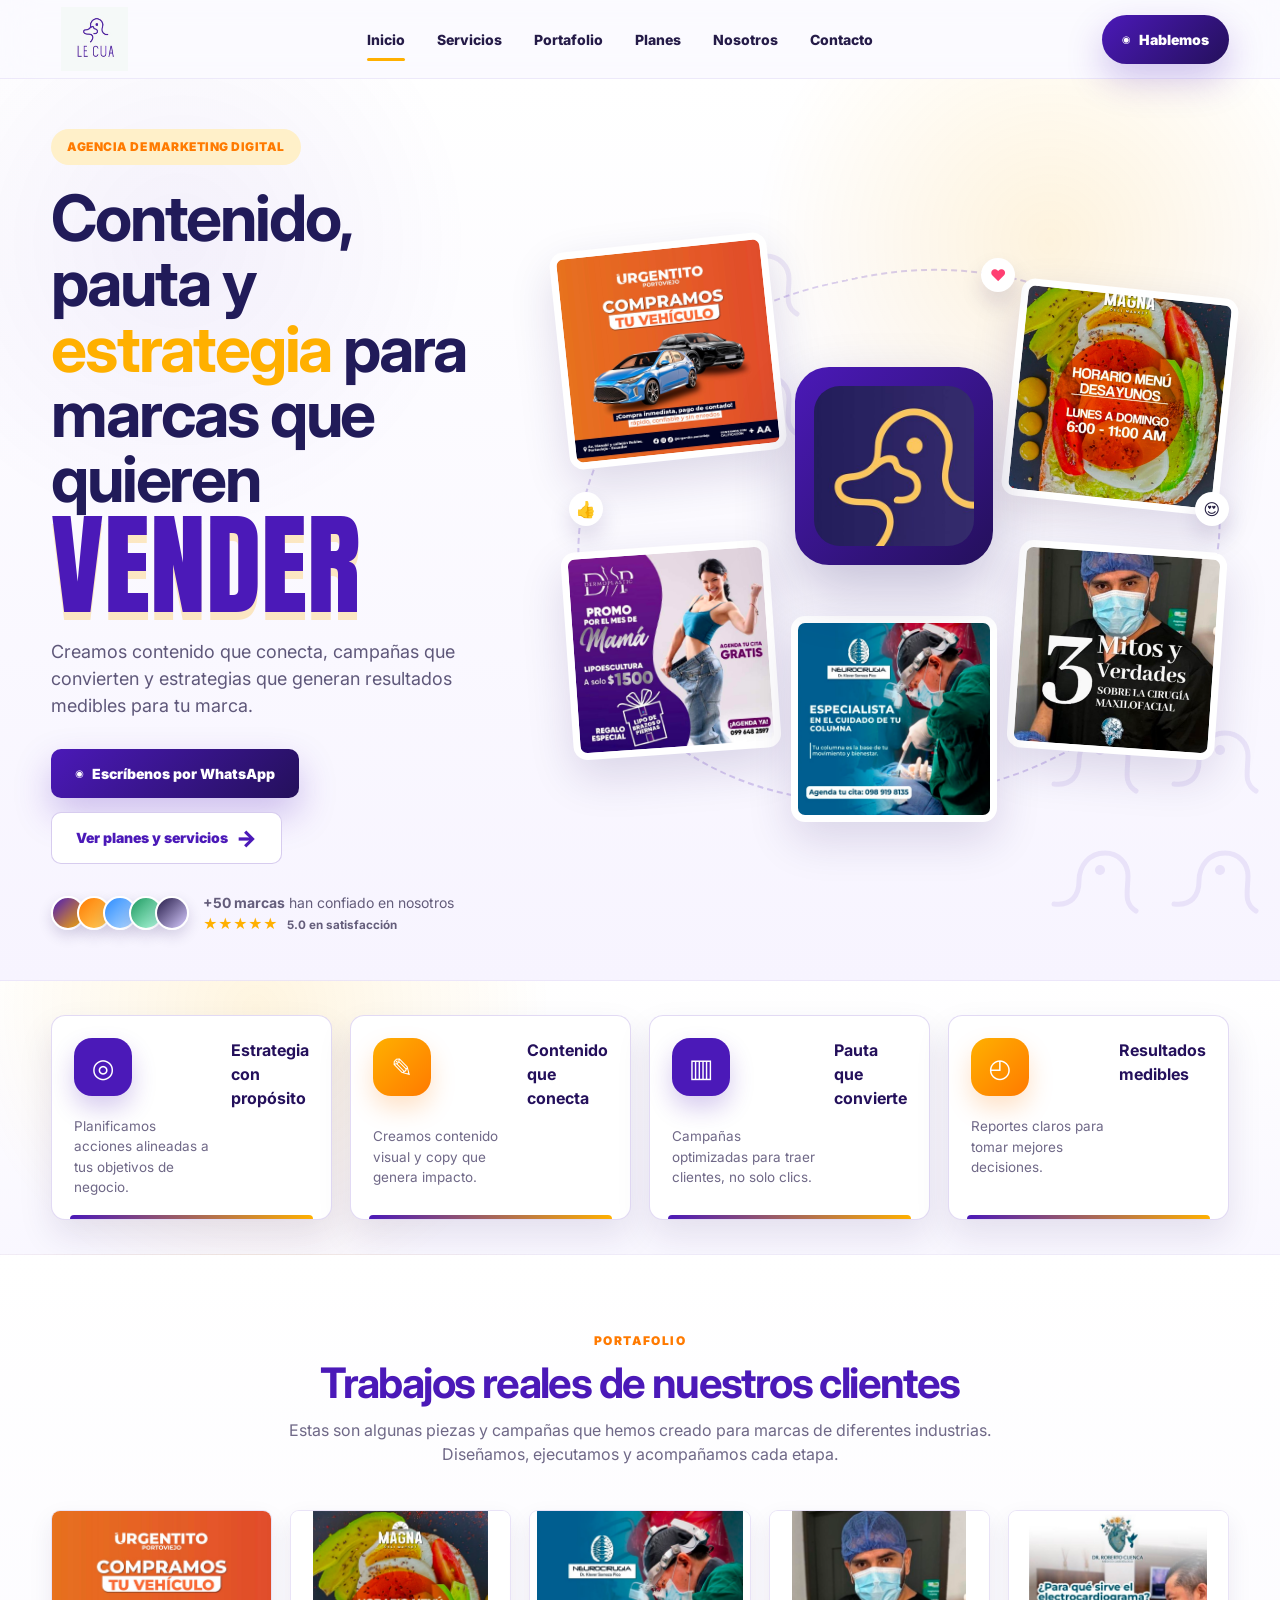
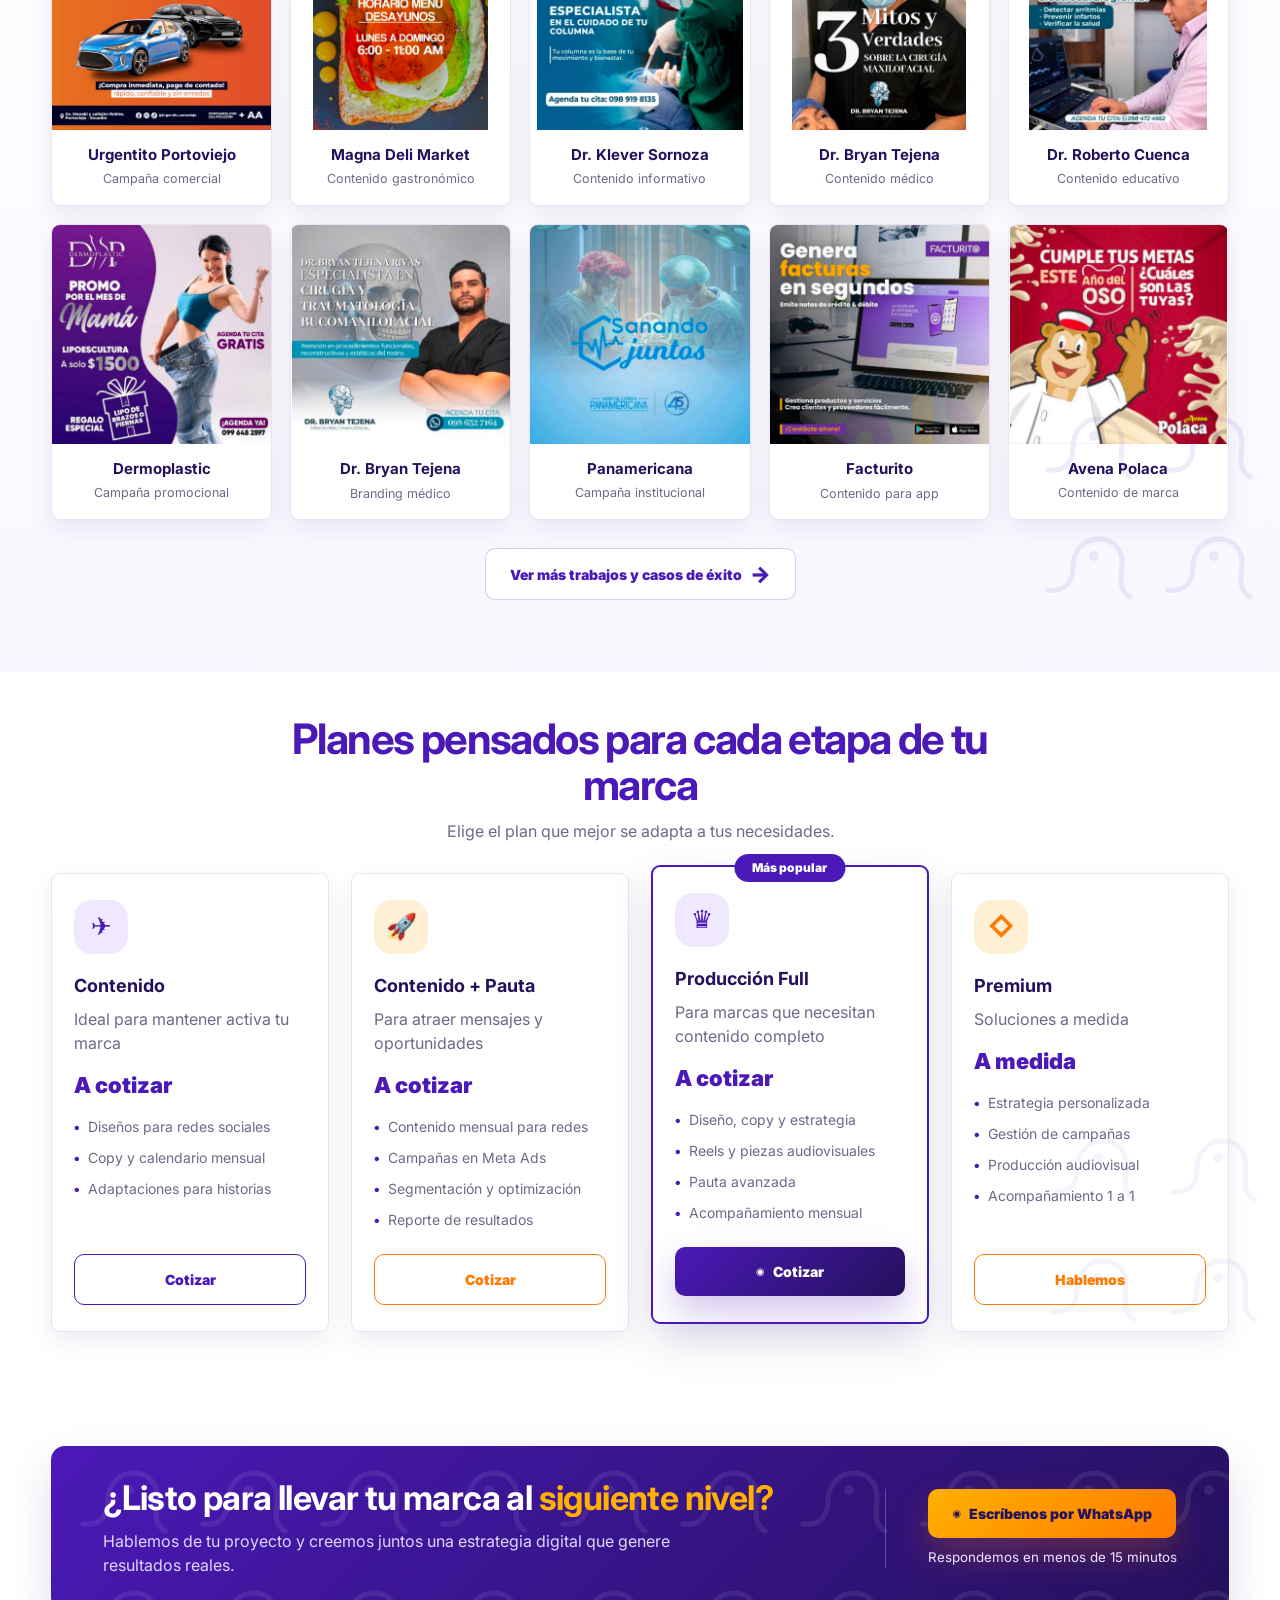
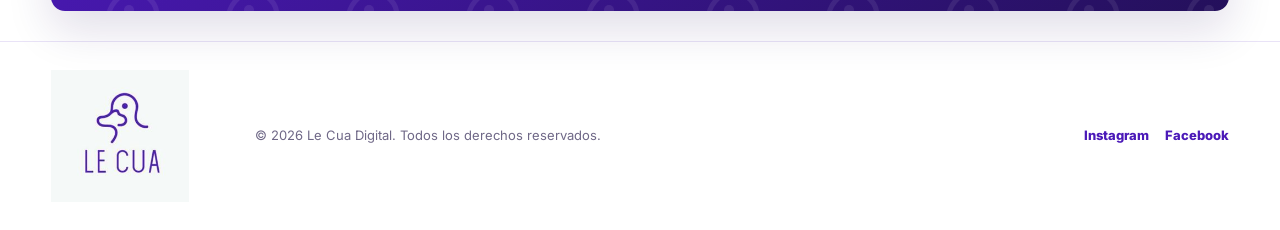
<file: index.html>
<!DOCTYPE html>
<html lang="es">
<head>
  <meta charset="UTF-8" />
  <meta name="viewport" content="width=device-width, initial-scale=1.0" />
  <title>Le Cua Digital | Marketing Digital para marcas que quieren vender</title>
  <meta name="description" content="Contenido, pauta y estrategia para marcas que quieren vender. Social media, Meta Ads, Google Ads, reels y landing pages." />
  <link rel="icon" type="image/png" sizes="64x64" href="assets/favicon.png" />
  <link rel="shortcut icon" href="assets/favicon.png" />
  <link rel="apple-touch-icon" href="assets/logo-icon.jpg" />
  <link rel="preconnect" href="https://fonts.googleapis.com">
  <link rel="preconnect" href="https://fonts.gstatic.com" crossorigin>
  <link href="https://fonts.googleapis.com/css2?family=Anton&family=Inter:wght@400;500;600;700;800;900&display=swap" rel="stylesheet">
  <link rel="stylesheet" href="styles.css" />
</head>
<body>
  <header class="site-header">
    <div class="container nav">
      <a class="brand" href="#inicio" aria-label="Le Cua Digital">
        <img src="assets/logo-le-cua.jpg" alt="Le Cua Digital" />
      </a>

      <nav class="nav-links" aria-label="Navegación principal">
        <a class="active" href="#inicio">Inicio</a>
        <a href="#servicios">Servicios</a>
        <a href="#portfolio">Portafolio</a>
        <a href="#planes">Planes</a>
        <a href="#planes">Nosotros</a>
        <a href="#contacto">Contacto</a>
      </nav>

      <a class="btn btn-header" href="https://wa.me/593967746726?text=Hola%20Le%20Cua%20Digital%2C%20quiero%20hablar%20sobre%20mi%20marca" target="_blank" rel="noreferrer">
        Hablemos
      </a>
    </div>
  </header>

  <main id="inicio">
    <section class="hero section-bg">
      <div class="container hero-grid">
        <div class="hero-copy">
          <span class="eyebrow">Agencia de marketing digital</span>
          <h1>Contenido, pauta y <span>estrategia</span> para marcas que quieren <span class="hero-punch">vender</span></h1>
          <p>
            Creamos contenido que conecta, campañas que convierten y estrategias que generan resultados medibles para tu marca.
          </p>

          <div class="hero-actions">
            <a class="btn btn-primary" href="https://wa.me/593967746726?text=Hola%20Le%20Cua%20Digital%2C%20quiero%20impulsar%20mi%20marca" target="_blank" rel="noreferrer">Escríbenos por WhatsApp</a>
            <a class="btn btn-secondary" href="#planes">Ver planes y servicios</a>
          </div>

          <div class="trust-row">
            <div class="avatars" aria-hidden="true">
              <span></span><span></span><span></span><span></span><span></span>
            </div>
            <div>
              <strong>+50 marcas</strong> han confiado en nosotros
              <div class="stars">★★★★★ <small>5.0 en satisfacción</small></div>
            </div>
          </div>
        </div>

        <div class="hero-visual" aria-label="Muestra visual de trabajos de Le Cua Digital">
          <div class="hero-logo-card">
            <img src="assets/logo-icon.jpg" alt="Isotipo Le Cua" />
          </div>

          <article class="floating-work work-1 print-left">
            <img src="assets/optimized/urgentito-compramos.jpg" alt="Arte de campaña para Urgentito Portoviejo" fetchpriority="high" decoding="async" />
          </article>
          <article class="floating-work work-2 print-left">
            <img src="assets/optimized/magna-desayunos.jpg" alt="Arte de campaña para Magna Deli Market" fetchpriority="high" decoding="async" />
          </article>
          <article class="floating-work work-3 print-left">
            <img src="assets/optimized/dermoplastic-mama.jpg" alt="Arte promocional para Dermoplastic" fetchpriority="high" decoding="async" />
          </article>
          <article class="floating-work work-4 print-left">
            <img src="assets/optimized/bryan-mitos.jpg" alt="Arte médico para Dr. Bryan Tejena" fetchpriority="high" decoding="async" />
          </article>
          <article class="floating-work work-5 print-right">
            <img src="assets/optimized/klever-columna.jpg" alt="Arte informativo para Dr. Klever Sornoza" fetchpriority="high" decoding="async" />
          </article>
          <span class="reaction heart">❤</span>
          <span class="reaction like">👍</span>
          <span class="reaction emoji">😍</span>
        </div>
      </div>
    </section>

    <section class="value-strip" id="servicios">
      <div class="container value-grid">
        <article class="value-card">
          <div class="value-icon">◎</div>
          <h3>Estrategia con propósito</h3>
          <p>Planificamos acciones alineadas a tus objetivos de negocio.</p>
        </article>
        <article class="value-card">
          <div class="value-icon orange">✎</div>
          <h3>Contenido que conecta</h3>
          <p>Creamos contenido visual y copy que genera impacto.</p>
        </article>
        <article class="value-card">
          <div class="value-icon">▥</div>
          <h3>Pauta que convierte</h3>
          <p>Campañas optimizadas para traer clientes, no solo clics.</p>
        </article>
        <article class="value-card">
          <div class="value-icon orange">◴</div>
          <h3>Resultados medibles</h3>
          <p>Reportes claros para tomar mejores decisiones.</p>
        </article>
      </div>
    </section>

    <section class="section portfolio" id="portfolio">
      <div class="container">
        <div class="section-title center">
          <span class="kicker">Portafolio</span>
          <h2>Trabajos reales de nuestros clientes</h2>
          <p>Estas son algunas piezas y campañas que hemos creado para marcas de diferentes industrias. Diseñamos, ejecutamos y acompañamos cada etapa.</p>
        </div>

        <div class="portfolio-grid">
          <article class="portfolio-card">
            <img src="assets/optimized/urgentito-compramos.jpg" alt="Urgentito Portoviejo - Compra de vehículos" loading="lazy" decoding="async" />
            <div><h3>Urgentito Portoviejo</h3><p>Campaña comercial</p></div>
          </article>
          <article class="portfolio-card">
            <img src="assets/optimized/magna-desayunos.jpg" alt="Magna Deli Market - Horario de desayunos" loading="lazy" decoding="async" />
            <div><h3>Magna Deli Market</h3><p>Contenido gastronómico</p></div>
          </article>
          <article class="portfolio-card">
            <img src="assets/optimized/klever-columna.jpg" alt="Dr. Klever Sornoza - Cuidado de columna" loading="lazy" decoding="async" />
            <div><h3>Dr. Klever Sornoza</h3><p>Contenido informativo</p></div>
          </article>
          <article class="portfolio-card">
            <img src="assets/optimized/bryan-mitos.jpg" alt="Dr. Bryan Tejena - Mitos y verdades" loading="lazy" decoding="async" />
            <div><h3>Dr. Bryan Tejena</h3><p>Contenido médico</p></div>
          </article>
          <article class="portfolio-card">
            <img src="assets/optimized/roberto-electrocardiograma.jpg" alt="Dr. Roberto Cuenca - Electrocardiograma" loading="lazy" decoding="async" />
            <div><h3>Dr. Roberto Cuenca</h3><p>Contenido educativo</p></div>
          </article>
          <article class="portfolio-card">
            <img src="assets/optimized/dermoplastic-mama.jpg" alt="Dermoplastic - Promoción mes de mamá" loading="lazy" decoding="async" />
            <div><h3>Dermoplastic</h3><p>Campaña promocional</p></div>
          </article>
          <article class="portfolio-card">
            <img src="assets/optimized/bryan-especialista.jpg" alt="Dr. Bryan Tejena - Especialista bucomaxilofacial" loading="lazy" decoding="async" />
            <div><h3>Dr. Bryan Tejena</h3><p>Branding médico</p></div>
          </article>
          <article class="portfolio-card">
            <img src="assets/optimized/panamericana-sanando.jpg" alt="Hospital Clínica Panamericana - Sanando juntos" loading="lazy" decoding="async" />
            <div><h3>Panamericana</h3><p>Campaña institucional</p></div>
          </article>
          <article class="portfolio-card">
            <img src="assets/optimized/facturito.jpg" alt="Facturito - Genera facturas en segundos" loading="lazy" decoding="async" />
            <div><h3>Facturito</h3><p>Contenido para app</p></div>
          </article>
          <article class="portfolio-card">
            <img src="assets/optimized/avena-polaca.jpg" alt="Avena Polaca - Año del oso" loading="lazy" decoding="async" />
            <div><h3>Avena Polaca</h3><p>Contenido de marca</p></div>
          </article>
        </div>

        <div class="center portfolio-cta">
          <a class="btn btn-secondary with-arrow" href="https://wa.me/593967746726?text=Hola%20Le%20Cua%20Digital%2C%20quiero%20ver%20m%C3%A1s%20trabajos" target="_blank" rel="noreferrer">Ver más trabajos y casos de éxito</a>
        </div>
      </div>
    </section>

    <section class="section plans" id="planes">
      <div class="container">
        <div class="section-title center tight-title">
          <h2>Planes pensados para cada etapa de tu marca</h2>
          <p>Elige el plan que mejor se adapta a tus necesidades.</p>
        </div>

        <div class="plans-grid">
          <article class="plan-card">
            <div class="plan-icon">✈</div>
            <h3>Contenido</h3>
            <p>Ideal para mantener activa tu marca</p>
            <div class="price custom-price">A cotizar</div>
            <ul>
              <li>Diseños para redes sociales</li>
              <li>Copy y calendario mensual</li>
              <li>Adaptaciones para historias</li>
            </ul>
            <a class="btn btn-plan" href="https://wa.me/593967746726?text=Hola%20Le%20Cua%20Digital%2C%20quiero%20cotizar%20un%20plan%20de%20contenido" target="_blank" rel="noreferrer">Cotizar</a>
          </article>

          <article class="plan-card">
            <div class="plan-icon orange">🚀</div>
            <h3>Contenido + Pauta</h3>
            <p>Para atraer mensajes y oportunidades</p>
            <div class="price custom-price">A cotizar</div>
            <ul>
              <li>Contenido mensual para redes</li>
              <li>Campañas en Meta Ads</li>
              <li>Segmentación y optimización</li>
              <li>Reporte de resultados</li>
            </ul>
            <a class="btn btn-plan orange" href="https://wa.me/593967746726?text=Hola%20Le%20Cua%20Digital%2C%20quiero%20cotizar%20contenido%20con%20pauta" target="_blank" rel="noreferrer">Cotizar</a>
          </article>

          <article class="plan-card featured">
            <span class="popular">Más popular</span>
            <div class="plan-icon">♛</div>
            <h3>Producción Full</h3>
            <p>Para marcas que necesitan contenido completo</p>
            <div class="price custom-price">A cotizar</div>
            <ul>
              <li>Diseño, copy y estrategia</li>
              <li>Reels y piezas audiovisuales</li>
              <li>Pauta avanzada</li>
              <li>Acompañamiento mensual</li>
            </ul>
            <a class="btn btn-primary" href="https://wa.me/593967746726?text=Hola%20Le%20Cua%20Digital%2C%20quiero%20cotizar%20producci%C3%B3n%20full" target="_blank" rel="noreferrer">Cotizar</a>
          </article>

          <article class="plan-card">
            <div class="plan-icon orange">◇</div>
            <h3>Premium</h3>
            <p>Soluciones a medida</p>
            <div class="price custom-price">A medida</div>
            <ul>
              <li>Estrategia personalizada</li>
              <li>Gestión de campañas</li>
              <li>Producción audiovisual</li>
              <li>Acompañamiento 1 a 1</li>
            </ul>
            <a class="btn btn-plan orange" href="https://wa.me/593967746726?text=Hola%20Le%20Cua%20Digital%2C%20quiero%20una%20soluci%C3%B3n%20Premium%20a%20medida" target="_blank" rel="noreferrer">Hablemos</a>
          </article>
        </div>
      </div>
    </section>

    <section class="final-cta" id="contacto">
      <div class="container cta-card">
        <div>
          <h2>¿Listo para llevar tu marca al <span>siguiente nivel?</span></h2>
          <p>Hablemos de tu proyecto y creemos juntos una estrategia digital que genere resultados reales.</p>
        </div>
        <div class="cta-action">
          <a class="btn btn-gold" href="https://wa.me/593967746726?text=Hola%20Le%20Cua%20Digital%2C%20quiero%20cotizar%20una%20estrategia%20digital" target="_blank" rel="noreferrer">Escríbenos por WhatsApp</a>
          <small>Respondemos en menos de 15 minutos</small>
        </div>
      </div>
    </section>
  </main>

  <footer class="site-footer">
    <div class="container footer-grid">
      <img src="assets/logo-le-cua.jpg" alt="Le Cua Digital" />
      <p>© 2026 Le Cua Digital. Todos los derechos reservados.</p>
      <div class="socials" aria-label="Redes sociales">
        <a href="https://www.instagram.com/lecuadigitalec/" target="_blank" rel="noreferrer">Instagram</a>
        <a href="https://www.facebook.com/search/top?q=le%20cua%20digital" target="_blank" rel="noreferrer">Facebook</a>
      </div>
    </div>
  </footer>
</body>
</html>
</file>
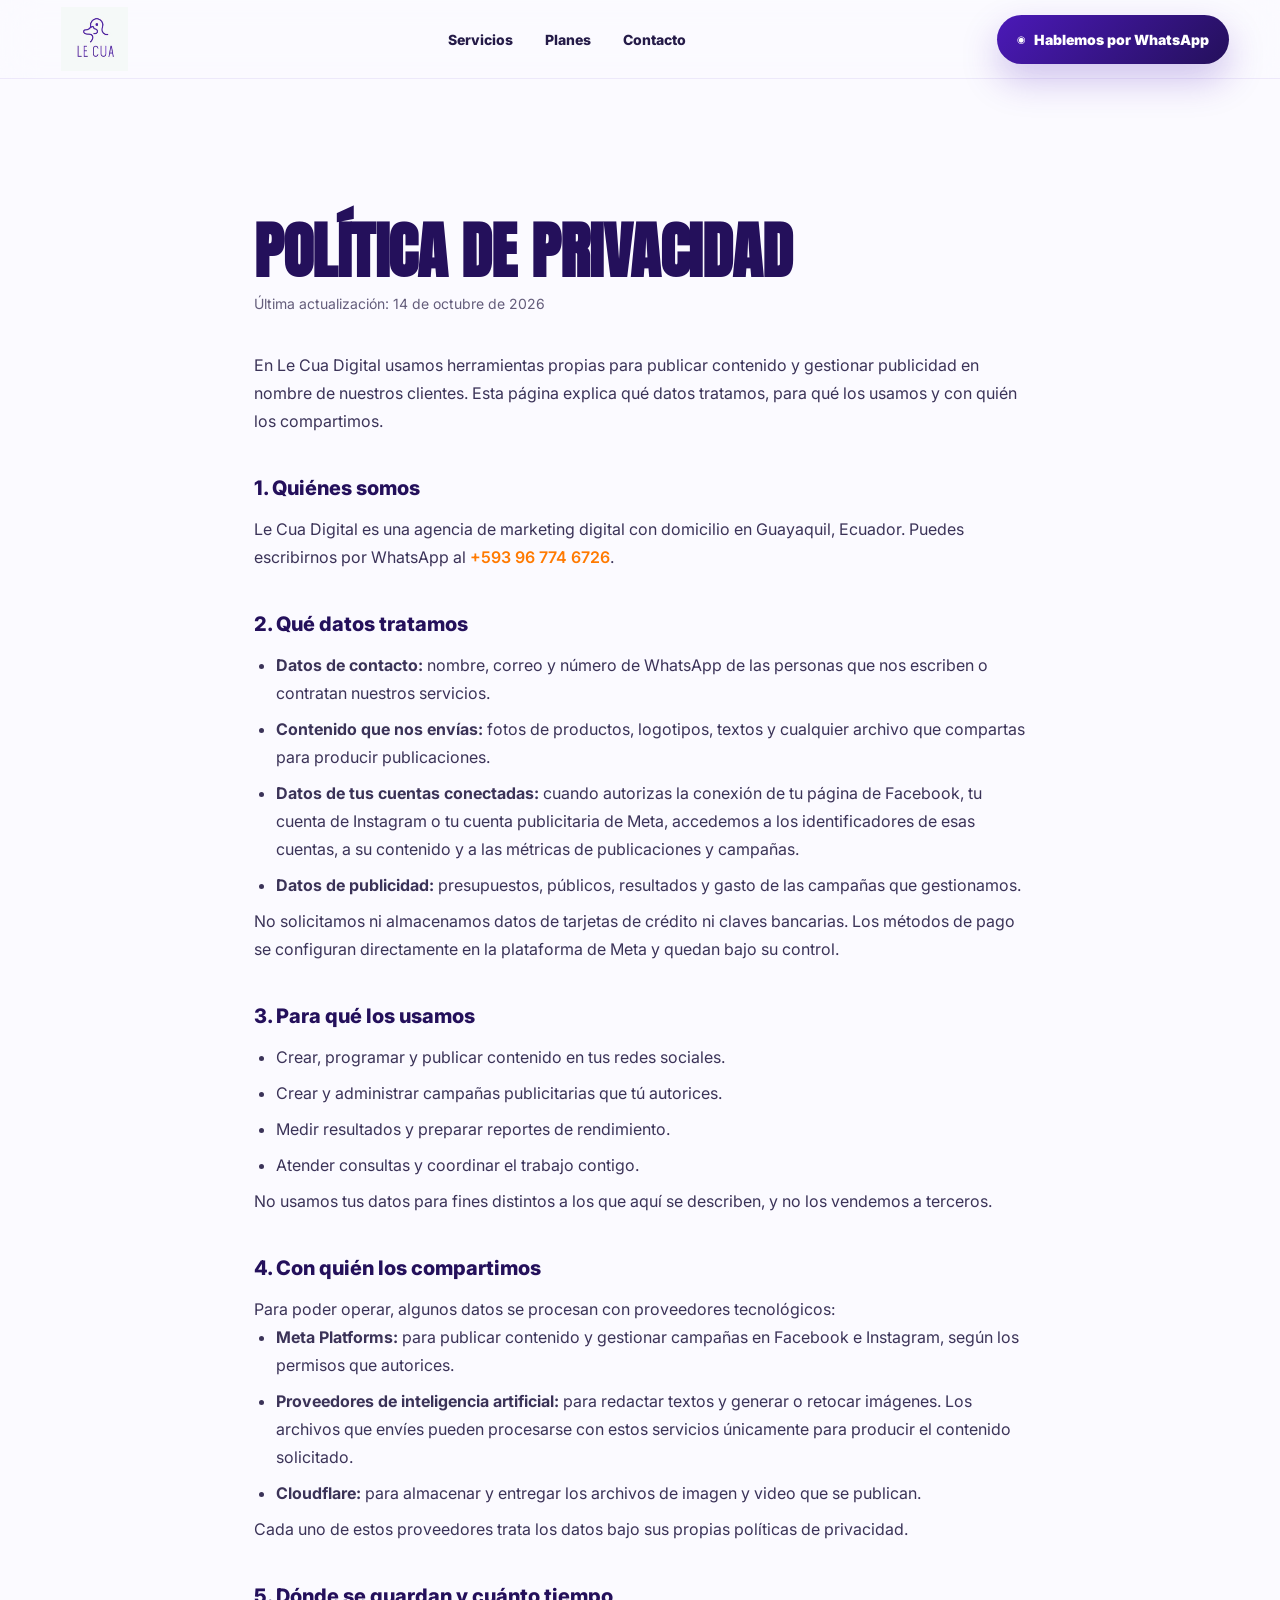
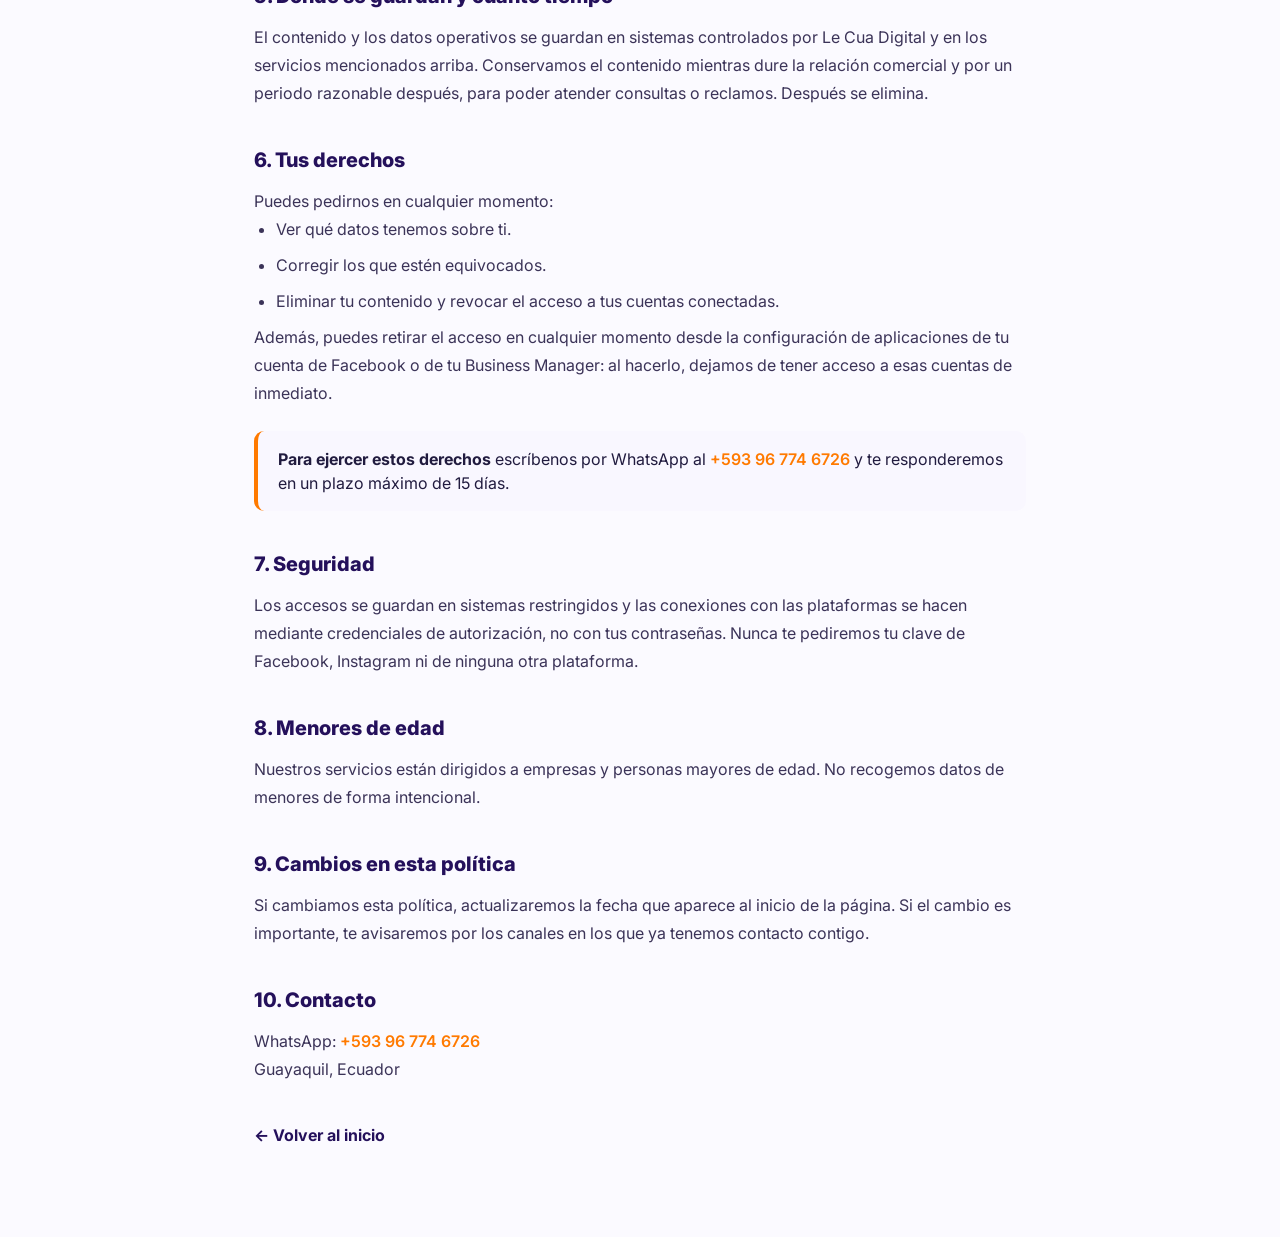
<file: privacidad.html>
<!DOCTYPE html>
<html lang="es">
<head>
  <meta charset="UTF-8" />
  <meta name="viewport" content="width=device-width, initial-scale=1.0" />
  <title>Política de privacidad | Le Cua Digital</title>
  <meta name="description" content="Cómo trata Le Cua Digital los datos de sus clientes y de las cuentas conectadas a sus herramientas de publicación y publicidad." />
  <link rel="icon" type="image/png" sizes="64x64" href="assets/favicon.png" />
  <link rel="shortcut icon" href="assets/favicon.png" />
  <link rel="preconnect" href="https://fonts.googleapis.com">
  <link rel="preconnect" href="https://fonts.gstatic.com" crossorigin>
  <link href="https://fonts.googleapis.com/css2?family=Anton&family=Inter:wght@400;500;600;700;800;900&display=swap" rel="stylesheet">
  <link rel="stylesheet" href="styles.css" />
  <style>
    .legal {
      max-width: 820px;
      margin: 0 auto;
      padding: 140px 24px 90px;
    }
    .legal h1 {
      font-family: "Anton", sans-serif;
      font-size: clamp(38px, 6vw, 62px);
      line-height: 1.02;
      letter-spacing: -0.5px;
      margin: 0 0 10px;
      color: #24105b;
      text-transform: uppercase;
    }
    .legal .fecha {
      color: #645d7b;
      font-size: 14px;
      margin-bottom: 34px;
    }
    .legal h2 {
      font-size: 20px;
      font-weight: 800;
      color: #24105b;
      margin: 38px 0 12px;
    }
    .legal p, .legal li {
      color: #3b3358;
      font-size: 16px;
      line-height: 1.75;
    }
    .legal ul { padding-left: 22px; }
    .legal li { margin-bottom: 8px; }
    .legal a { color: #ff7a00; font-weight: 600; }
    .legal .aviso {
      background: #f9f7ff;
      border-left: 4px solid #ff7a00;
      border-radius: 10px;
      padding: 16px 20px;
      margin: 24px 0;
    }
    .legal .volver {
      display: inline-block;
      margin-top: 40px;
      font-weight: 700;
      color: #24105b;
    }
  </style>
</head>
<body>
  <header class="site-header">
    <div class="container nav">
      <a class="brand" href="index.html" aria-label="Le Cua Digital">
        <img src="assets/logo-le-cua.jpg" alt="Le Cua Digital" />
      </a>
      <nav class="nav-links" aria-label="Navegación principal">
        <a href="index.html#servicios">Servicios</a>
        <a href="index.html#planes">Planes</a>
        <a href="index.html#contacto">Contacto</a>
      </nav>
      <a class="btn btn-header" href="https://wa.me/593967746726?text=Hola%20Le%20Cua%20Digital%2C%20quiero%20hablar%20sobre%20mi%20marca" target="_blank" rel="noreferrer">Hablemos por WhatsApp</a>
    </div>
  </header>

  <main class="legal">
    <h1>Política de privacidad</h1>
    <p class="fecha">Última actualización: 14 de octubre de 2026</p>

    <p>
      En Le Cua Digital usamos herramientas propias para publicar contenido y gestionar
      publicidad en nombre de nuestros clientes. Esta página explica qué datos tratamos,
      para qué los usamos y con quién los compartimos.
    </p>

    <h2>1. Quiénes somos</h2>
    <p>
      Le Cua Digital es una agencia de marketing digital con domicilio en Guayaquil, Ecuador.
      Puedes escribirnos por WhatsApp al
      <a href="https://wa.me/593967746726" target="_blank" rel="noreferrer">+593 96 774 6726</a>.
    </p>

    <h2>2. Qué datos tratamos</h2>
    <ul>
      <li><strong>Datos de contacto:</strong> nombre, correo y número de WhatsApp de las personas que nos escriben o contratan nuestros servicios.</li>
      <li><strong>Contenido que nos envías:</strong> fotos de productos, logotipos, textos y cualquier archivo que compartas para producir publicaciones.</li>
      <li><strong>Datos de tus cuentas conectadas:</strong> cuando autorizas la conexión de tu página de Facebook, tu cuenta de Instagram o tu cuenta publicitaria de Meta, accedemos a los identificadores de esas cuentas, a su contenido y a las métricas de publicaciones y campañas.</li>
      <li><strong>Datos de publicidad:</strong> presupuestos, públicos, resultados y gasto de las campañas que gestionamos.</li>
    </ul>
    <p>No solicitamos ni almacenamos datos de tarjetas de crédito ni claves bancarias. Los métodos de pago se configuran directamente en la plataforma de Meta y quedan bajo su control.</p>

    <h2>3. Para qué los usamos</h2>
    <ul>
      <li>Crear, programar y publicar contenido en tus redes sociales.</li>
      <li>Crear y administrar campañas publicitarias que tú autorices.</li>
      <li>Medir resultados y preparar reportes de rendimiento.</li>
      <li>Atender consultas y coordinar el trabajo contigo.</li>
    </ul>
    <p>No usamos tus datos para fines distintos a los que aquí se describen, y no los vendemos a terceros.</p>

    <h2>4. Con quién los compartimos</h2>
    <p>Para poder operar, algunos datos se procesan con proveedores tecnológicos:</p>
    <ul>
      <li><strong>Meta Platforms:</strong> para publicar contenido y gestionar campañas en Facebook e Instagram, según los permisos que autorices.</li>
      <li><strong>Proveedores de inteligencia artificial:</strong> para redactar textos y generar o retocar imágenes. Los archivos que envíes pueden procesarse con estos servicios únicamente para producir el contenido solicitado.</li>
      <li><strong>Cloudflare:</strong> para almacenar y entregar los archivos de imagen y video que se publican.</li>
    </ul>
    <p>Cada uno de estos proveedores trata los datos bajo sus propias políticas de privacidad.</p>

    <h2>5. Dónde se guardan y cuánto tiempo</h2>
    <p>
      El contenido y los datos operativos se guardan en sistemas controlados por Le Cua Digital
      y en los servicios mencionados arriba. Conservamos el contenido mientras dure la relación
      comercial y por un periodo razonable después, para poder atender consultas o reclamos.
      Después se elimina.
    </p>

    <h2>6. Tus derechos</h2>
    <p>Puedes pedirnos en cualquier momento:</p>
    <ul>
      <li>Ver qué datos tenemos sobre ti.</li>
      <li>Corregir los que estén equivocados.</li>
      <li>Eliminar tu contenido y revocar el acceso a tus cuentas conectadas.</li>
    </ul>
    <p>
      Además, puedes retirar el acceso en cualquier momento desde la configuración de
      aplicaciones de tu cuenta de Facebook o de tu Business Manager: al hacerlo, dejamos
      de tener acceso a esas cuentas de inmediato.
    </p>

    <div class="aviso">
      <strong>Para ejercer estos derechos</strong> escríbenos por WhatsApp al
      <a href="https://wa.me/593967746726" target="_blank" rel="noreferrer">+593 96 774 6726</a>
      y te responderemos en un plazo máximo de 15 días.
    </div>

    <h2>7. Seguridad</h2>
    <p>
      Los accesos se guardan en sistemas restringidos y las conexiones con las plataformas
      se hacen mediante credenciales de autorización, no con tus contraseñas. Nunca te
      pediremos tu clave de Facebook, Instagram ni de ninguna otra plataforma.
    </p>

    <h2>8. Menores de edad</h2>
    <p>Nuestros servicios están dirigidos a empresas y personas mayores de edad. No recogemos datos de menores de forma intencional.</p>

    <h2>9. Cambios en esta política</h2>
    <p>
      Si cambiamos esta política, actualizaremos la fecha que aparece al inicio de la página.
      Si el cambio es importante, te avisaremos por los canales en los que ya tenemos contacto contigo.
    </p>

    <h2>10. Contacto</h2>
    <p>
      WhatsApp: <a href="https://wa.me/593967746726" target="_blank" rel="noreferrer">+593 96 774 6726</a><br />
      Guayaquil, Ecuador
    </p>

    <a class="volver" href="index.html">← Volver al inicio</a>
  </main>
</body>
</html>
</file>
<file: styles.css>
:root {
  --purple: #4b19b8;
  --purple-dark: #24105b;
  --purple-900: #151033;
  --gold: #ffb000;
  --orange: #ff7a00;
  --blue-soft: #f4f1ff;
  --soft: #fbfaff;
  --white: #ffffff;
  --text: #211b3f;
  --muted: #6f6887;
  --line: rgba(75, 25, 184, 0.12);
  --shadow: 0 18px 46px rgba(35, 16, 91, 0.14);
  --shadow-soft: 0 10px 24px rgba(35, 16, 91, 0.08);
  --radius: 18px;
}

* { box-sizing: border-box; margin: 0; padding: 0; }
html { scroll-behavior: smooth; }
body {
  font-family: "Inter", system-ui, -apple-system, BlinkMacSystemFont, "Segoe UI", sans-serif;
  background: var(--soft);
  color: var(--text);
  line-height: 1.5;
  overflow-x: hidden;
}
a { color: inherit; text-decoration: none; }
img { display: block; max-width: 100%; }
.container { width: min(1180px, 92%); margin: 0 auto; }
.center { text-align: center; }

.site-header {
  position: sticky;
  top: 0;
  z-index: 100;
  background: rgba(251, 250, 255, 0.82);
  backdrop-filter: blur(18px);
  border-bottom: 1px solid rgba(75, 25, 184, 0.08);
}
.nav {
  height: 78px;
  display: flex;
  align-items: center;
  justify-content: space-between;
  gap: 24px;
}
.brand img { width: 86px; height: 64px; object-fit: contain; }
.nav-links {
  display: flex;
  align-items: center;
  gap: 32px;
  font-size: 14px;
  font-weight: 800;
  color: #251b48;
}
.nav-links a { position: relative; padding: 8px 0; }
.nav-links a.active::after,
.nav-links a:hover::after {
  content: "";
  position: absolute;
  left: 0;
  right: 0;
  bottom: -3px;
  height: 3px;
  border-radius: 99px;
  background: var(--gold);
}
.btn {
  display: inline-flex;
  align-items: center;
  justify-content: center;
  gap: 8px;
  border-radius: 10px;
  padding: 14px 24px;
  font-size: 14px;
  font-weight: 900;
  transition: transform 0.22s ease, box-shadow 0.22s ease, background 0.22s ease;
}
.btn:hover { transform: translateY(-2px); }
.btn-header,
.btn-primary {
  color: #fff;
  background: linear-gradient(135deg, var(--purple), var(--purple-dark));
  box-shadow: 0 16px 36px rgba(75, 25, 184, 0.25);
}
.btn-header { border-radius: 999px; padding-inline: 20px; }
.btn-header::before,
.btn-primary::before,
.btn-gold::before {
  content: "◉";
  font-size: 10px;
}
.btn-secondary {
  background: #fff;
  color: var(--purple);
  border: 1px solid rgba(75, 25, 184, 0.22);
}
.btn-secondary::after,
.with-arrow::after {
  content: "→";
  font-size: 22px;
  line-height: 1;
}
.btn-gold {
  background: linear-gradient(135deg, var(--gold), var(--orange));
  color: #24105b;
  box-shadow: 0 16px 36px rgba(255, 122, 0, 0.24);
}

.section-bg {
  position: relative;
  overflow: hidden;
  background:
    radial-gradient(circle at 14% 18%, rgba(75, 25, 184, 0.06), transparent 22%),
    radial-gradient(circle at 82% 18%, rgba(255, 176, 0, 0.13), transparent 23%),
    linear-gradient(180deg, #ffffff 0%, #f7f4ff 100%);
}
.section-bg::before,
.section-bg::after,
.portfolio::after,
.plans::after {
  content: "";
  position: absolute;
  background-image: url("data:image/svg+xml,%3Csvg xmlns='http://www.w3.org/2000/svg' width='120' height='120' viewBox='0 0 120 120'%3E%3Cpath d='M32 78c17 2 25-8 25-23 0-15 10-28 26-28 13 0 23 10 23 23 0 15-5 27 8 35' fill='none' stroke='%234b19b8' stroke-opacity='.11' stroke-width='5' stroke-linecap='round'/%3E%3Ccircle cx='78' cy='44' r='5' fill='%234b19b8' fill-opacity='.11'/%3E%3C/svg%3E");
  width: 240px;
  height: 240px;
  pointer-events: none;
  opacity: 0.8;
}
.section-bg::before { left: 44%; top: 150px; }
.section-bg::after { right: 18px; bottom: 34px; }

.hero { padding: 50px 0 46px; }
.hero-grid {
  display: grid;
  grid-template-columns: 0.82fr 1.18fr;
  gap: 42px;
  align-items: center;
  position: relative;
  z-index: 2;
}
.eyebrow {
  display: inline-flex;
  margin-bottom: 20px;
  padding: 9px 16px;
  border-radius: 999px;
  background: #fff0c9;
  color: var(--orange);
  font-size: 12px;
  font-weight: 900;
  text-transform: uppercase;
  letter-spacing: 0.04em;
}
h1 {
  max-width: 620px;
  font-size: clamp(42px, 5.4vw, 64px);
  line-height: 1.02;
  letter-spacing: -2.2px;
  color: #211b59;
  margin-bottom: 24px;
}
h1 span { color: var(--gold); }
.hero-punch {
  display: block;
  width: max-content;
  margin-top: 6px;
  color: var(--purple) !important;
  font-family: "Anton", Impact, Haettenschweiler, "Arial Narrow Bold", sans-serif;
  font-size: clamp(72px, 9vw, 112px);
  font-weight: 400;
  line-height: 0.86;
  letter-spacing: 0;
  text-transform: uppercase;
  text-shadow: 0 8px 0 rgba(255, 176, 0, 0.24);
}
.hero-copy p {
  max-width: 560px;
  color: #5f587a;
  font-size: 18px;
  margin-bottom: 30px;
}
.hero-actions { display: flex; flex-wrap: wrap; gap: 14px; margin-bottom: 28px; }
.trust-row { display: flex; gap: 14px; align-items: center; color: #645d7b; font-size: 14px; }
.avatars { display: flex; }
.avatars span {
  width: 34px;
  height: 34px;
  border: 2px solid #fff;
  margin-left: -8px;
  border-radius: 50%;
  background: linear-gradient(135deg, var(--purple), var(--gold));
  box-shadow: 0 6px 14px rgba(35, 16, 91, 0.16);
}
.avatars span:first-child { margin-left: 0; }
.avatars span:nth-child(2) { background: linear-gradient(135deg, #ff7a00, #ffd15d); }
.avatars span:nth-child(3) { background: linear-gradient(135deg, #2b8cff, #b7dbff); }
.avatars span:nth-child(4) { background: linear-gradient(135deg, #1c985f, #b5ffe1); }
.avatars span:nth-child(5) { background: linear-gradient(135deg, #251b48, #d8ccff); }
.stars { color: var(--gold); font-weight: 900; }
.stars small { color: #645d7b; font-weight: 700; margin-left: 6px; }

.hero-visual {
  min-height: 600px;
  position: relative;
}
.hero-visual::before {
  content: "";
  position: absolute;
  inset: 42px 8px 34px 18px;
  border: 2px dashed rgba(75, 25, 184, 0.20);
  border-radius: 48%;
  transform: rotate(-12deg);
}
.hero-logo-card {
  width: 198px;
  height: 198px;
  position: absolute;
  left: 50%;
  top: 39%;
  transform: translate(-50%, -50%);
  border-radius: 34px;
  z-index: 5;
  display: grid;
  place-items: center;
  background: linear-gradient(135deg, var(--purple), var(--purple-dark));
  box-shadow: 0 26px 60px rgba(35, 16, 91, 0.24);
}
.hero-logo-card img { width: 160px; height: 160px; object-fit: contain; border-radius: 26px; }
.floating-work {
  position: absolute;
  width: 218px;
  height: 218px;
  border-radius: 14px;
  overflow: hidden;
  background: #fff;
  box-shadow: var(--shadow);
  border: 7px solid #fff;
}
.floating-work img { width: 100%; height: 100%; object-fit: cover; background: #fff; }
.print-left img,
.print-center img,
.print-right img { object-position: center; }
.work-1 { left: 0; top: 10px; transform: rotate(-6deg); }
.work-2 { right: 0; top: 56px; transform: rotate(6deg); }
.work-3 { left: 8px; bottom: 78px; width: 208px; height: 208px; transform: rotate(-4deg); }
.work-4 { right: 8px; bottom: 78px; width: 208px; height: 208px; transform: rotate(4deg); }
.work-5 { left: 50%; bottom: 10px; width: 206px; height: 206px; z-index: 4; transform: translateX(-50%) rotate(0deg); }
.reaction {
  position: absolute;
  z-index: 8;
  display: grid;
  place-items: center;
  width: 34px;
  height: 34px;
  border-radius: 50%;
  background: #fff;
  box-shadow: 0 12px 22px rgba(35, 16, 91, 0.14);
}
.heart { right: 214px; top: 26px; color: #ff3f72; }
.like { left: 10px; top: 260px; }
.emoji { right: 0; top: 260px; }

.value-strip {
  padding: 34px 0;
  background:
    radial-gradient(circle at 20% 10%, rgba(255, 176, 0, 0.12), transparent 28%),
    linear-gradient(180deg, #ffffff 0%, #f9f7ff 100%);
  border-top: 1px solid rgba(75, 25, 184, 0.08);
  border-bottom: 1px solid rgba(75, 25, 184, 0.08);
}
.value-grid { display: grid; grid-template-columns: repeat(4, 1fr); gap: 18px; }
.value-card {
  position: relative;
  overflow: hidden;
  display: grid;
  grid-template-columns: auto 1fr;
  column-gap: 14px;
  align-items: start;
  background: #fff;
  border: 1px solid rgba(75, 25, 184, 0.16);
  border-radius: 14px;
  padding: 22px;
  box-shadow: 0 16px 34px rgba(35, 16, 91, 0.10);
  transition: transform 0.22s ease, box-shadow 0.22s ease;
}
.value-card::after {
  content: "";
  position: absolute;
  inset: auto 18px 0;
  height: 4px;
  border-radius: 999px 999px 0 0;
  background: linear-gradient(90deg, var(--purple), var(--gold));
}
.value-card:hover {
  transform: translateY(-4px);
  box-shadow: 0 22px 44px rgba(35, 16, 91, 0.14);
}
.value-icon {
  width: 58px;
  height: 58px;
  display: grid;
  place-items: center;
  border-radius: 18px;
  background: var(--purple);
  color: #fff;
  font-size: 26px;
  font-weight: 900;
  box-shadow: 0 12px 24px rgba(75, 25, 184, 0.22);
}
.value-icon.orange {
  background: linear-gradient(135deg, var(--gold), var(--orange));
  box-shadow: 0 12px 24px rgba(255, 122, 0, 0.22);
}
.value-card h3 { font-size: 16px; color: var(--purple-dark); margin-bottom: 6px; }
.value-card p { color: var(--muted); font-size: 13.5px; }

.section { padding: 72px 0; position: relative; }
.section-title { max-width: 760px; margin: 0 auto 44px; }
.tight-title { margin-bottom: 30px; }
.kicker {
  display: inline-block;
  color: var(--orange);
  font-size: 12px;
  font-weight: 900;
  text-transform: uppercase;
  letter-spacing: 0.12em;
  margin-bottom: 10px;
}
.section-title h2 {
  font-size: clamp(30px, 4vw, 42px);
  line-height: 1.08;
  color: var(--purple);
  letter-spacing: -1.6px;
  margin-bottom: 12px;
}
.section-title p { color: var(--muted); font-size: 16px; }
.plan-card {
  background: #fff;
  border: 1px solid var(--line);
  border-radius: var(--radius);
  padding: 28px;
  box-shadow: var(--shadow-soft);
}
.plan-icon {
  width: 54px;
  height: 54px;
  display: grid;
  place-items: center;
  border-radius: 18px;
  margin-bottom: 18px;
  background: #efe8ff;
  color: var(--purple);
  font-size: 25px;
  font-weight: 900;
}
.plan-card h3 { color: var(--purple-dark); font-size: 18px; margin-bottom: 8px; }
.plan-card p { color: var(--muted); }

.portfolio {
  overflow: hidden;
  background: linear-gradient(180deg, #ffffff 0%, #f9f7ff 100%);
}
.portfolio::after { right: 24px; bottom: 40px; }
.portfolio-grid { display: grid; grid-template-columns: repeat(5, 1fr); gap: 18px; }
.portfolio-card {
  overflow: hidden;
  border-radius: 9px;
  background: #fff;
  box-shadow: var(--shadow-soft);
  border: 1px solid var(--line);
  transition: transform 0.22s ease, box-shadow 0.22s ease;
}
.portfolio-card:hover { transform: translateY(-7px); box-shadow: var(--shadow); }
.portfolio-card img { width: 100%; aspect-ratio: 1; object-fit: contain; object-position: center; background: #fff; }
.portfolio-card div { padding: 14px 12px 16px; text-align: center; }
.portfolio-card h3 { font-size: 15px; color: var(--purple-dark); margin-bottom: 4px; }
.portfolio-card p { font-size: 12.5px; color: var(--muted); }
.portfolio-cta { margin-top: 28px; }

.plans { background: #fff; overflow: hidden; padding-top: 44px; }
.plans::after { right: 20px; bottom: 50px; opacity: 0.5; }
.plans-grid { display: grid; grid-template-columns: repeat(4, 1fr); gap: 22px; }
.plan-card { position: relative; display: flex; flex-direction: column; min-height: 430px; padding: 26px 22px; border-radius: 9px; }
.plan-card.featured { border: 2px solid var(--purple); transform: translateY(-8px); box-shadow: var(--shadow); }
.popular {
  position: absolute;
  top: -13px;
  left: 50%;
  transform: translateX(-50%);
  padding: 5px 18px;
  border-radius: 999px;
  background: var(--purple);
  color: #fff;
  font-size: 12px;
  font-weight: 900;
}
.plan-icon.orange { background: #fff0d5; color: var(--orange); }
.price { color: var(--purple); font-size: 28px; font-weight: 900; margin: 14px 0; }
.custom-price { color: var(--purple); font-size: 22px; }
.price span { color: var(--muted); font-size: 13px; }
.plan-card ul { list-style: none; display: grid; gap: 10px; margin: 0 0 24px; color: var(--muted); font-size: 14px; }
.plan-card li::before { content: "•"; color: var(--purple); font-weight: 900; margin-right: 8px; }
.plan-card .btn { margin-top: auto; width: 100%; }
.btn-plan { border: 1px solid var(--purple); color: var(--purple); background: #fff; }
.btn-plan.orange { border-color: var(--orange); color: var(--orange); }

.final-cta { padding: 42px 0 30px; background: #fff; }
.cta-card {
  position: relative;
  overflow: hidden;
  display: grid;
  grid-template-columns: 1fr auto;
  gap: 42px;
  align-items: center;
  padding: 34px 52px;
  border-radius: 14px;
  color: #fff;
  background:
    url("data:image/svg+xml,%3Csvg xmlns='http://www.w3.org/2000/svg' width='120' height='120' viewBox='0 0 120 120'%3E%3Cpath d='M32 78c17 2 25-8 25-23 0-15 10-28 26-28 13 0 23 10 23 23 0 15-5 27 8 35' fill='none' stroke='%23ffffff' stroke-opacity='.08' stroke-width='5' stroke-linecap='round'/%3E%3Ccircle cx='78' cy='44' r='5' fill='%23ffffff' fill-opacity='.08'/%3E%3C/svg%3E"),
    linear-gradient(135deg, var(--purple), var(--purple-dark));
  box-shadow: var(--shadow);
}
.cta-card h2 { font-size: clamp(26px, 4vw, 34px); line-height: 1.08; letter-spacing: -0.6px; margin-bottom: 12px; }
.cta-card h2 span { color: var(--gold); }
.cta-card p { max-width: 620px; color: #ded7ff; }
.cta-action { display: grid; gap: 10px; justify-items: center; border-left: 1px solid rgba(255,255,255,0.24); padding-left: 42px; }
.cta-action small { color: #ede8ff; }

.site-footer { padding: 28px 0; background: #fff; border-top: 1px solid var(--line); }
.footer-grid { display: grid; grid-template-columns: 180px 1fr auto; align-items: center; gap: 24px; color: var(--muted); font-size: 13px; }
.footer-grid img { width: 138px; }
.socials { display: flex; gap: 16px; font-weight: 800; color: var(--purple); }

@media (max-width: 1100px) {
  .portfolio-grid { grid-template-columns: repeat(3, 1fr); }
  .plans-grid, .value-grid { grid-template-columns: repeat(2, 1fr); }
}

@media (max-width: 900px) {
  .nav-links { display: none; }
  .hero-grid { grid-template-columns: 1fr; }
  .hero-visual { min-height: 610px; }
  .cta-card { grid-template-columns: 1fr; text-align: center; }
  .cta-action { border-left: 0; padding-left: 0; }
  .footer-grid { grid-template-columns: 1fr; text-align: center; justify-items: center; }
}

@media (max-width: 640px) {
  .nav { height: 74px; }
  .brand img { width: 76px; height: 58px; }
  .btn-header { padding: 11px 15px; }
  .hero { padding: 52px 0 44px; }
  h1 { letter-spacing: -2px; }
  .hero-punch { font-size: clamp(62px, 19vw, 86px); }
  .trust-row { align-items: flex-start; }
  .hero-visual { min-height: 610px; }
  .hero-logo-card { width: 150px; height: 150px; top: 34%; }
  .hero-logo-card img { width: 118px; height: 118px; object-fit: contain; }
  .floating-work { width: 154px; height: 154px; border-width: 6px; }
  .work-1 { left: 0; top: 20px; }
  .work-2 { right: 0; top: 92px; }
  .work-3 { left: 0; bottom: 158px; width: 150px; height: 150px; }
  .work-4 { right: 0; bottom: 132px; width: 150px; height: 150px; }
  .work-5 { left: 50%; bottom: 18px; width: 152px; height: 152px; transform: translateX(-50%) rotate(0deg); }
  .value-grid, .plans-grid, .portfolio-grid { grid-template-columns: 1fr; }
  .plan-card.featured { transform: none; }
  .portfolio-card img { aspect-ratio: 1; }
  .cta-card { padding: 34px 24px; }
}
</file>
